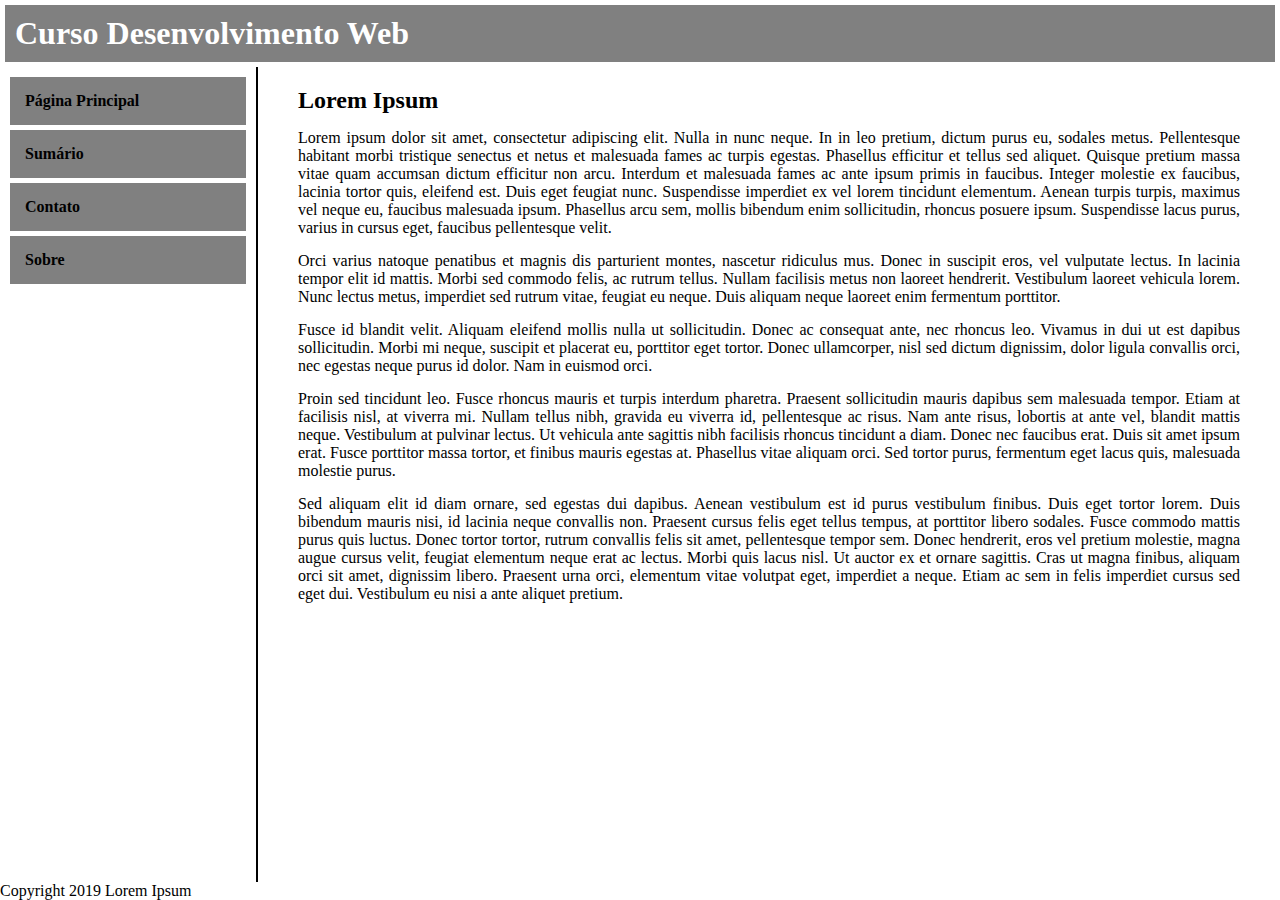
<file: index.html>
<!DOCTYPE html>

<html lang="pt-br">
<head>
    <meta charset="utf-8">
    <title>My first Site</title>
<link rel="stylesheet" type="text/css" href="style.css">
</head>
<body>
    <div class="">

        <header>
            <h1>Curso Desenvolvimento Web</h1>
        </header>
        <nav>
            <ul>
                <li><a href="#">Página Principal</a></li>
                <li><a href="#">Sumário</a></li>
                <li><a href="#">Contato</a></li>
                <li><a href="#">Sobre</a></li>
            </ul>
        </nav>
        <section>
            <h2>Lorem Ipsum</h2>
            <p>
            Lorem ipsum dolor sit amet, consectetur adipiscing elit. Nulla in nunc neque. In in leo pretium, dictum purus eu, sodales metus. Pellentesque habitant morbi tristique senectus et netus et malesuada fames ac turpis egestas. Phasellus efficitur et tellus sed aliquet. Quisque pretium massa vitae quam accumsan dictum efficitur non arcu. Interdum et malesuada fames ac ante ipsum primis in faucibus. Integer molestie ex faucibus, lacinia tortor quis, eleifend est. Duis eget feugiat nunc. Suspendisse imperdiet ex vel lorem tincidunt elementum. Aenean turpis turpis, maximus vel neque eu, faucibus malesuada ipsum. Phasellus arcu sem, mollis bibendum enim sollicitudin, rhoncus posuere ipsum. Suspendisse lacus purus, varius in cursus eget, faucibus pellentesque velit.
            </p>

            <p>
            Orci varius natoque penatibus et magnis dis parturient montes, nascetur ridiculus mus. Donec in suscipit eros, vel vulputate lectus. In lacinia tempor elit id mattis. Morbi sed commodo felis, ac rutrum tellus. Nullam facilisis metus non laoreet hendrerit. Vestibulum laoreet vehicula lorem. Nunc lectus metus, imperdiet sed rutrum vitae, feugiat eu neque. Duis aliquam neque laoreet enim fermentum porttitor.
            </p>

            <p>
            Fusce id blandit velit. Aliquam eleifend mollis nulla ut sollicitudin. Donec ac consequat ante, nec rhoncus leo. Vivamus in dui ut est dapibus sollicitudin. Morbi mi neque, suscipit et placerat eu, porttitor eget tortor. Donec ullamcorper, nisl sed dictum dignissim, dolor ligula convallis orci, nec egestas neque purus id dolor. Nam in euismod orci.
            </p>

            <p>
            Proin sed tincidunt leo. Fusce rhoncus mauris et turpis interdum pharetra. Praesent sollicitudin mauris dapibus sem malesuada tempor. Etiam at facilisis nisl, at viverra mi. Nullam tellus nibh, gravida eu viverra id, pellentesque ac risus. Nam ante risus, lobortis at ante vel, blandit mattis neque. Vestibulum at pulvinar lectus. Ut vehicula ante sagittis nibh facilisis rhoncus tincidunt a diam. Donec nec faucibus erat. Duis sit amet ipsum erat. Fusce porttitor massa tortor, et finibus mauris egestas at. Phasellus vitae aliquam orci. Sed tortor purus, fermentum eget lacus quis, malesuada molestie purus.
            </p>

            <p>
            Sed aliquam elit id diam ornare, sed egestas dui dapibus. Aenean vestibulum est id purus vestibulum finibus. Duis eget tortor lorem. Duis bibendum mauris nisi, id lacinia neque convallis non. Praesent cursus felis eget tellus tempus, at porttitor libero sodales. Fusce commodo mattis purus quis luctus. Donec tortor tortor, rutrum convallis felis sit amet, pellentesque tempor sem. Donec hendrerit, eros vel pretium molestie, magna augue cursus velit, feugiat elementum neque erat ac lectus. Morbi quis lacus nisl. Ut auctor ex et ornare sagittis. Cras ut magna finibus, aliquam orci sit amet, dignissim libero. Praesent urna orci, elementum vitae volutpat eget, imperdiet a neque. Etiam ac sem in felis imperdiet cursus sed eget dui. Vestibulum eu nisi a ante aliquet pretium.
            </p>
        </section>
        <footer>
            <p>Copyright 2019 Lorem Ipsum</p>
        </footer>
    </div>
</body>
</file>
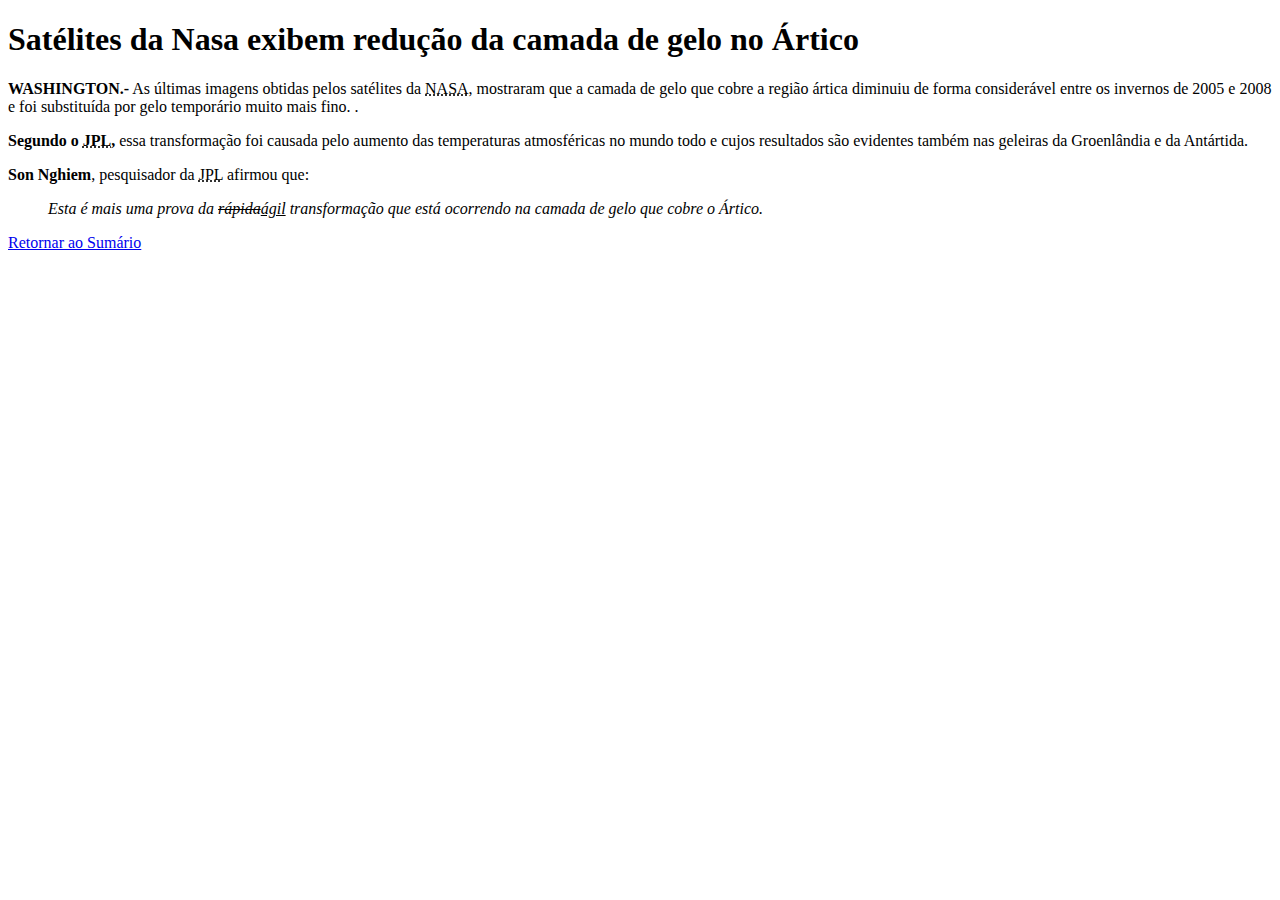
<file: Capitulo1/Fundamentos.html>
<!DOCTYPE html>
<html lang="pt-BR">
  <head>
    <meta charset="UTF-8" />
    <meta name="viewport" content="width=device-width, initial-scale=1.0" />
    <title>Fundamentos</title>
  </head>

  <body>
    <header>
      <h1>Satélites da Nasa exibem redução da camada de gelo no Ártico</h1>
    </header>

    <section>
      <p>
        <strong>WASHINGTON.-</strong> As últimas imagens obtidas pelos satélites
        da
        <abbr title="National Aeronautics and Space Administration">NASA</abbr>,
        mostraram que a camada de gelo que cobre a região ártica diminuiu de
        forma considerável entre os invernos de 2005 e 2008 e foi substituída
        por gelo temporário muito mais fino. .
      </p>

      <p>
        <strong
          >Segundo o <abbr title="Jet Propulsion Laboratory">JPL</abbr>,</strong
        >
        essa transformação foi causada pelo aumento das temperaturas
        atmosféricas no mundo todo e cujos resultados são evidentes também nas
        geleiras da Groenlândia e da Antártida.
      </p>

      <p>
        <strong>Son Nghiem</strong>, pesquisador da
        <abbr title="Jet Propulsion Laboratory">JPL</abbr> afirmou que:
      </p>

      <blockquote>
        <em>
          Esta é mais uma prova da <del>rápida</del><u>ágil</u> transformação
          que está ocorrendo na camada de gelo que cobre o Ártico.
        </em>
      </blockquote>
    </section>

    <footer>
      <a href="../Sumario.html">Retornar ao Sumário</a>
    </footer>
  </body>
</html>
</file>
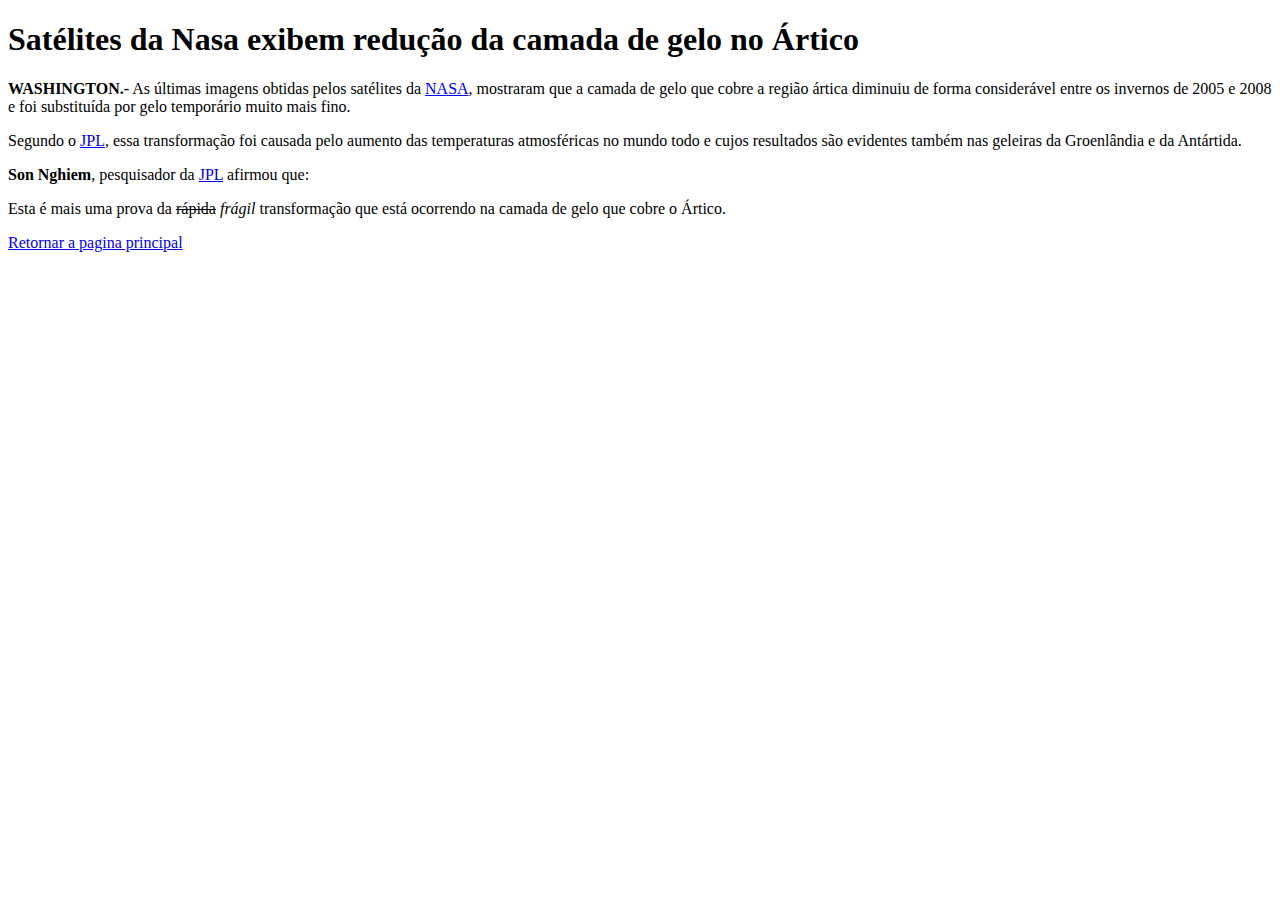
<file: Capitulo1/Introducao.html>
<!DOCTYPE html>
<html lang="pt-BR">
<head>
    <meta charset="UTF-8">
    <title>Notícia - Camada de Gelo</title>
</head>
<body>

    <h1>Satélites da Nasa exibem redução da camada de gelo no Ártico</h1>

    <p><strong>WASHINGTON.-</strong> As últimas imagens obtidas pelos satélites da 
        <a href="#">NASA</a>, mostraram que a camada de gelo que cobre a região ártica diminuiu de forma
        considerável entre os invernos de 2005 e 2008 e foi substituída por gelo temporário muito mais fino.
    </p>

    <p>Segundo o <a href="#">JPL</a>, essa transformação foi causada pelo aumento das temperaturas atmosféricas
       no mundo todo e cujos resultados são evidentes também nas geleiras da Groenlândia e da Antártida.
    </p>

    <p><strong>Son Nghiem</strong>, pesquisador da <a href="#">JPL</a> afirmou que:</p>

    <p class="citacao">
        Esta é mais uma prova da <del>rápida</del> <em>frágil</em> transformação que está ocorrendo na camada de gelo que cobre o Ártico.
    </p>

    <p>
        <a href="../index.html">Retornar a pagina principal</a>
    </p>

</body>
</html>
</file>
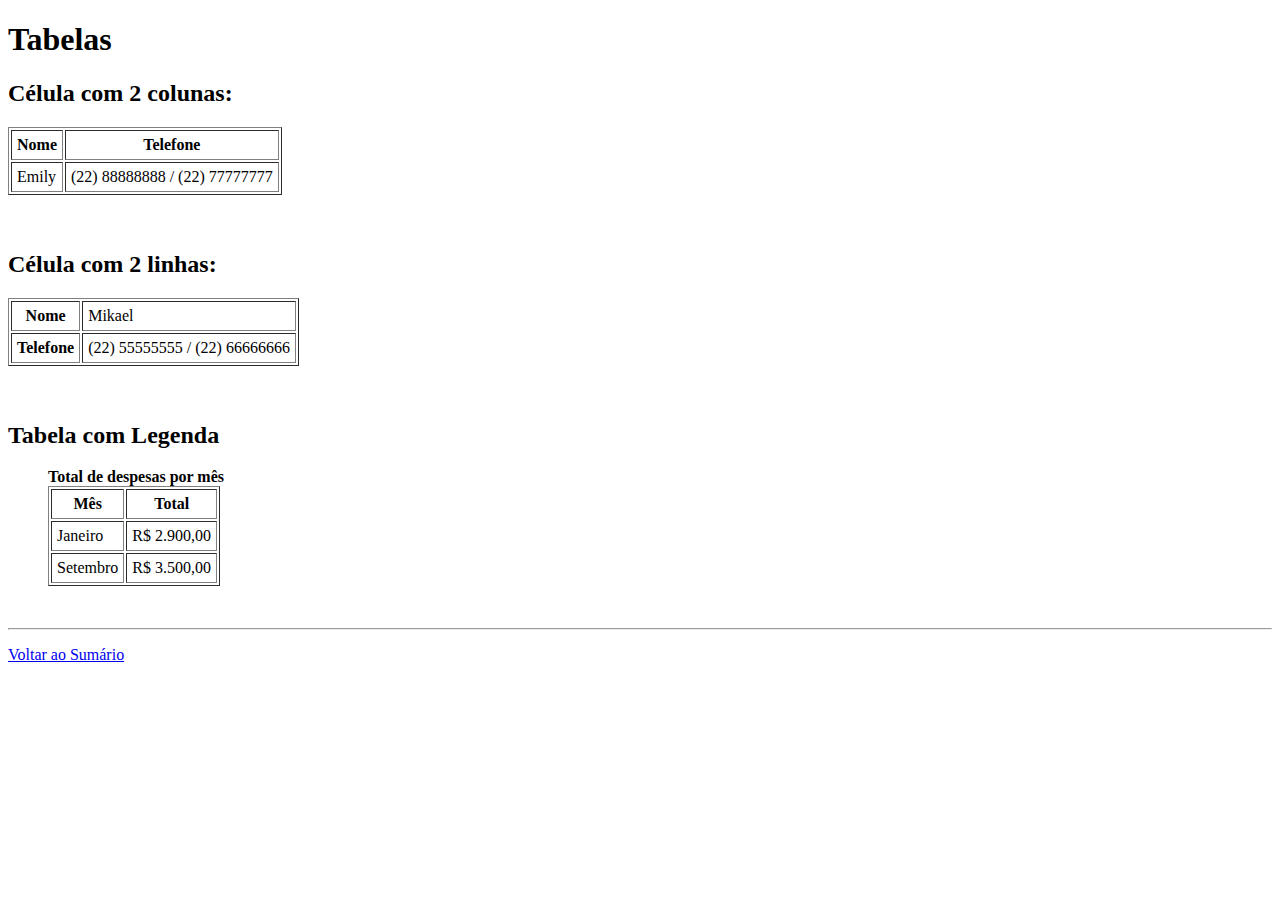
<file: Capitulo1/Exercicios/Exercicio1.html>
<!DOCTYPE html>
<html lang="pt-BR">
<head>
    <meta charset="UTF-8">
    <title>Exercício 1</title>
</head>

<body>

    <h1>Tabelas</h1>

    <h2>Célula com 2 colunas:</h2>
    <table border="1" cellpadding="5">
        <tr>
            <th>Nome</th>
            <th>Telefone</th>
        </tr>
        <tr>
            <td>Emily</td>
            <td>(22) 88888888 / (22) 77777777</td>
        </tr>
    </table>

    <br><br>

    <h2>Célula com 2 linhas:</h2>
    <table border="1" cellpadding="5">
        <tr>
            <th>Nome</th>
            <td>Mikael</td>
        </tr>
        <tr>
            <th>Telefone</th>
            <td>(22) 55555555 / (22) 66666666</td>
        </tr>
    </table>

    <br><br>

    <h2>Tabela com Legenda</h2>
    <figure>
        <figcaption><strong>Total de despesas por mês</strong></figcaption>
        <table border="1" cellpadding="5">
            <tr>
                <th>Mês</th>
                <th>Total</th>
            </tr>
            <tr>
                <td>Janeiro</td>
                <td>R$ 2.900,00</td>
            </tr>
            <tr>
                <td>Setembro</td>
                <td>R$ 3.500,00</td>
            </tr>
        </table>
    </figure>

    <br><hr>

    <p>
        <a  href="/ExerciciosHTML">Voltar ao Sumário</a>
    </p>
</file>
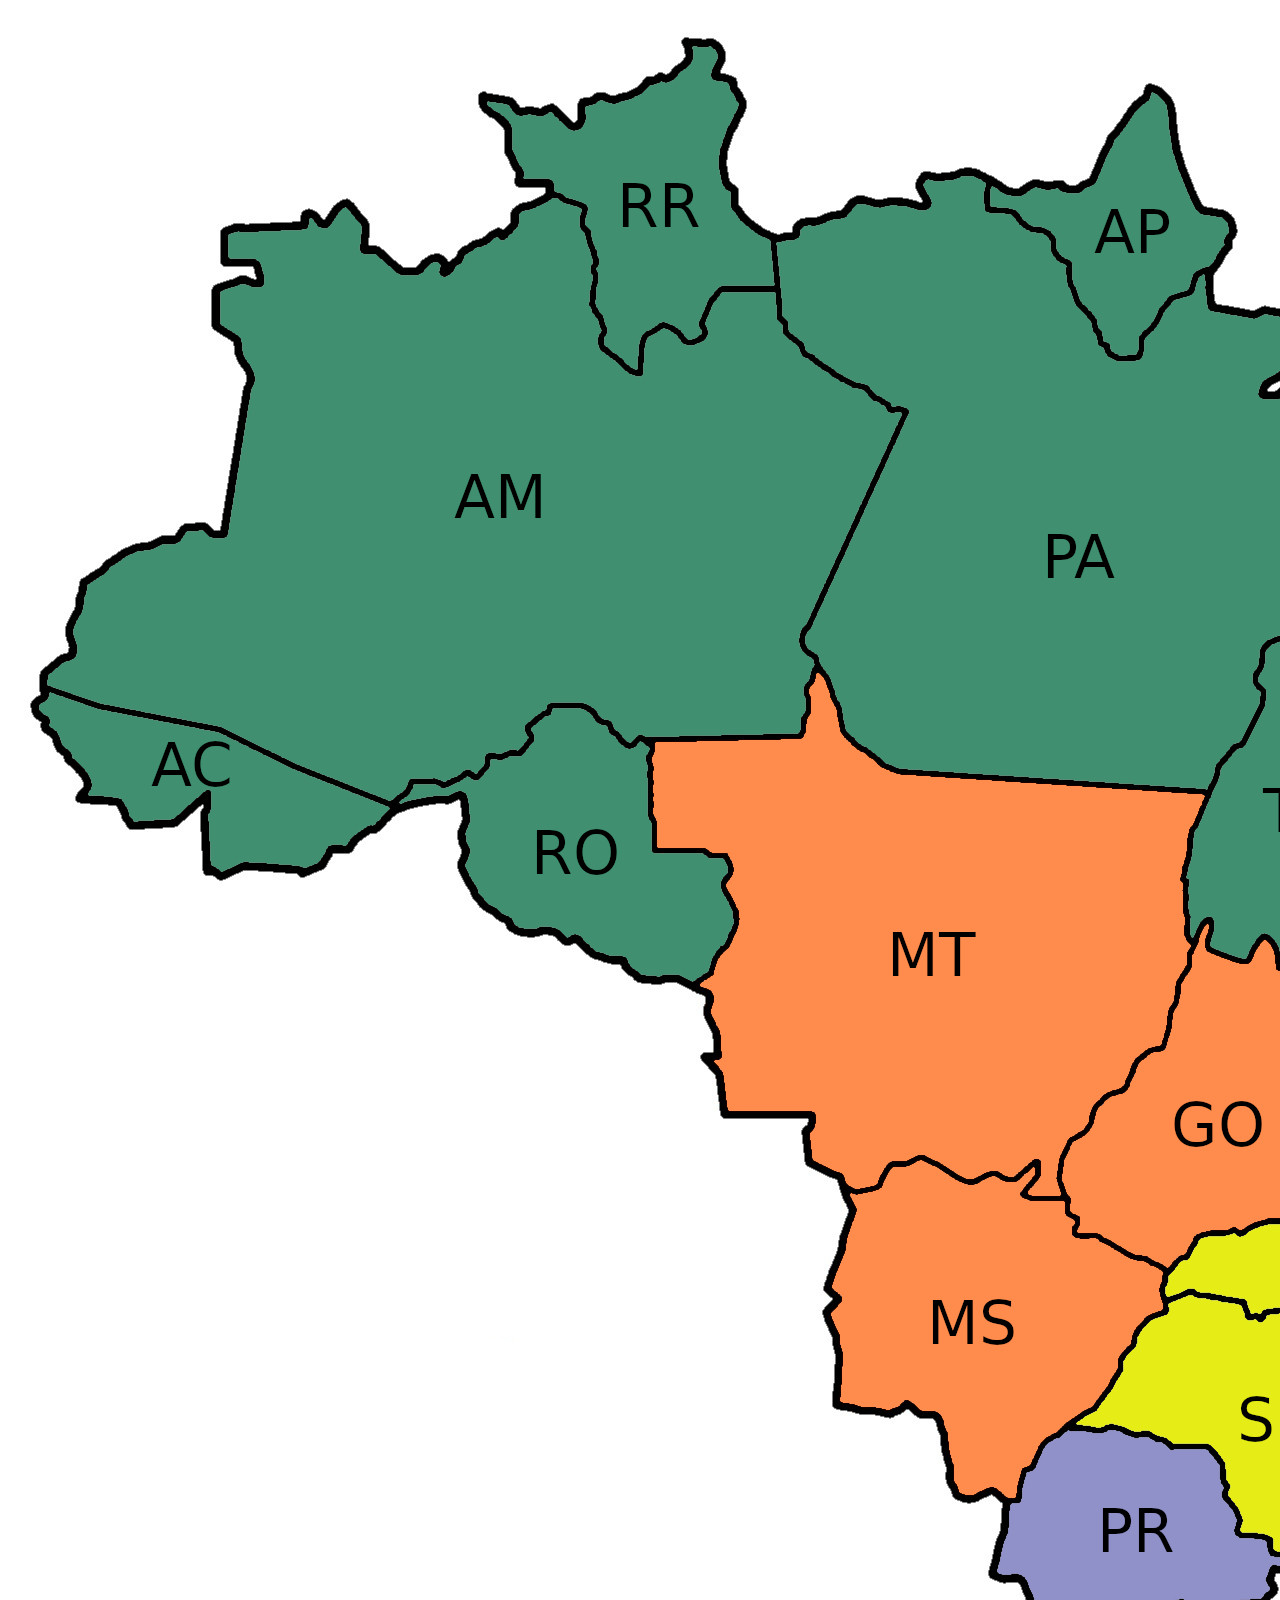
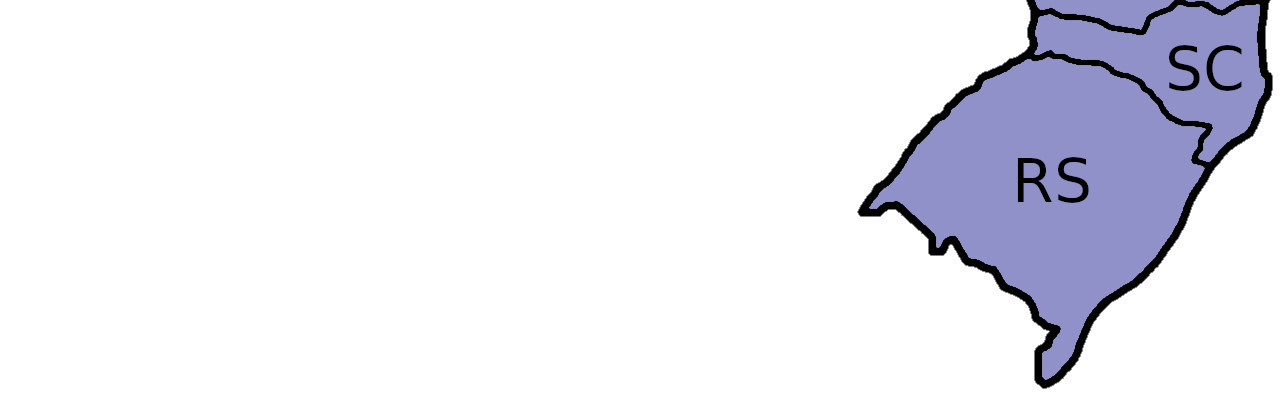
<file: Capitulo1/Exercicios/Exercicio2.html>
<!DOCTYPE html>
<html lang="pt-br">
<head>
    <meta charset="UTF-8">
    <meta name="viewport" content="width=device-width, initial-scale=1.0">
    <title>Mapa do Brasil</title>
</head>

<body>

    <img src="MapaBrasil.jpg" usemap="#image-map">

    <map name="image-map">
        <area alt="Região Norte" title="Região Norte"
              href="https://pt.wikipedia.org/wiki/Regi%C3%A3o_Norte_do_Brasil"
              coords="1183,929,1179,878,1179,846,1202,788,884,761,836,735,808,661,790,724,640,733,644,836,712,848,715,873,729,914,690,981,644,979,621,960,522,930,456,884,451,794,389,808,297,868,197,870,195,792,174,813,133,824,110,802,68,798,77,775,22,710,65,576,188,518,211,525,236,368,206,316,206,279,247,276,241,249,210,255,206,221,310,210,337,195,386,265,540,188,506,166,475,90,565,115,586,82,630,90,676,36,710,39,731,103,711,173,756,228,849,193,915,198,915,166,1072,184,1143,69,1194,205,1222,214,1201,297,1296,309,1254,385,1342,325,1413,359,1386,441,1335,524,1293,552,1347,580,1333,671,1391,700,1369,717,1370,754,1400,813,1423,823,1383,859,1397,898,1397,938,1326,958,1282,954,1259,929,1236,956,1201,943,1202,912"
              shape="poly">

        <area alt="Região Nordeste" title="Região Nordeste"
              href="https://pt.wikipedia.org/wiki/Regi%C3%A3o_Nordeste_do_Brasil"
              coords="1413,355,1407,401,1390,440,1365,479,1352,500,1326,523,1301,548,1340,571,1347,606,1338,647,1326,655,1345,671,1363,689,1390,693,1370,726,1360,746,1372,763,1386,772,1383,786,1413,807,1398,830,1383,866,1395,885,1395,919,1402,958,1393,993,1405,1019,1400,1042,1418,1049,1490,1011,1506,1027,1526,1034,1549,1034,1579,1057,1609,1067,1635,1095,1693,1113,1678,1140,1662,1154,1653,1175,1669,1205,1693,1224,1720,1198,1745,1111,1739,995,1757,942,1778,959,1854,866,1946,770,1966,677,1944,594,1911,572,1860,562,1789,500,1711,449,1653,452,1625,442,1547,417,1487,454,1496,415,1469,375"
              shape="poly">

        <area alt="Região Centro-Oeste" title="Região Centro-Oeste"
              href="https://pt.wikipedia.org/wiki/Regi%C3%A3o_Centro-Oeste_do_Brasil"
              coords="812,664,796,678,801,701,794,722,646,729,642,791,648,834,718,844,725,858,715,874,729,903,715,938,690,970,702,1003,708,1037,693,1044,709,1058,716,1102,805,1106,796,1127,803,1148,837,1178,845,1194,819,1272,830,1288,819,1297,828,1390,886,1403,897,1388,916,1406,928,1401,948,1479,967,1489,981,1477,997,1491,1010,1487,1017,1461,1075,1401,1102,1385,1112,1355,1125,1330,1156,1298,1156,1258,1179,1238,1192,1222,1236,1222,1271,1208,1301,1212,1333,1194,1333,1169,1319,1161,1344,1139,1330,1106,1361,1083,1356,1051,1374,1039,1377,1026,1390,1039,1405,1028,1390,996,1398,957,1395,936,1372,936,1368,947,1333,952,1319,961,1303,949,1278,952,1259,927,1236,947,1199,938,1202,919,1183,931,1172,866,1181,820,1197,783,890,761,833,721"
              shape="poly">

        <area alt="Região Sudeste" title="Região Sudeste"
              href="https://pt.wikipedia.org/wiki/Regi%C3%A3o_Sudeste_do_Brasil"
              coords="1379,1035,1375,1049,1358,1049,1360,1072,1361,1085,1338,1099,1330,1124,1342,1141,1326,1161,1333,1196,1307,1216,1280,1210,1238,1224,1211,1221,1188,1230,1174,1246,1158,1263,1156,1288,1158,1304,1128,1316,1123,1337,1110,1355,1087,1392,1063,1412,1087,1422,1100,1417,1123,1424,1139,1424,1162,1435,1201,1436,1213,1454,1218,1473,1231,1505,1229,1523,1259,1528,1266,1542,1282,1555,1328,1519,1379,1484,1405,1493,1407,1479,1446,1473,1455,1452,1466,1454,1490,1456,1568,1452,1572,1433,1616,1415,1637,1346,1658,1327,1681,1297,1693,1228,1669,1207,1655,1173,1692,1118,1646,1092,1628,1095,1605,1064,1561,1048,1545,1032,1524,1044,1506,1032,1506,1016,1485,1011,1437,1042,1414,1053,1400,1055,1390,1041"
              shape="poly">

        <area alt="Região Sul" title="Região Sul"
              href="https://pt.wikipedia.org/wiki/Regi%C3%A3o_Sul_do_Brasil"
              coords="1061,1415,1036,1433,1026,1458,1017,1459,1013,1484,999,1491,997,1521,985,1565,1011,1572,1027,1602,1022,1625,1022,1641,992,1655,971,1668,950,1686,916,1719,856,1795,874,1806,890,1792,923,1823,921,1839,934,1839,944,1829,960,1857,983,1859,997,1876,1024,1892,1029,1905,1047,1915,1042,1933,1027,1943,1034,1970,1063,1963,1089,1894,1142,1862,1201,1754,1248,1719,1262,1664,1255,1588,1264,1581,1264,1557,1285,1555,1268,1544,1259,1527,1231,1521,1229,1502,1213,1484,1213,1454,1199,1436,1163,1436,1139,1420,1107,1426"
              shape="poly">
    </map>

</body>
</html>
</file>
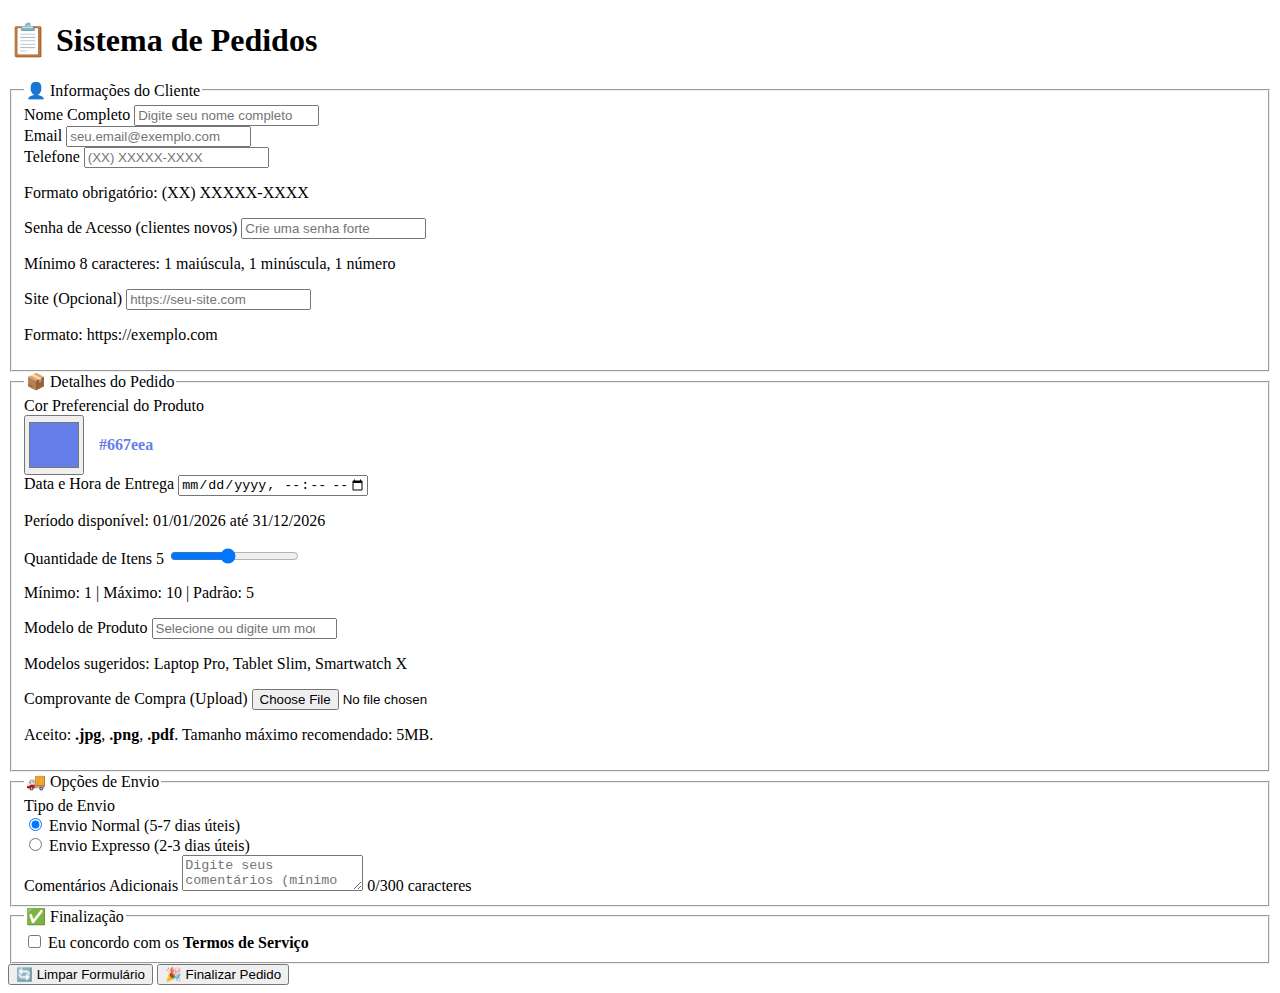
<file: Capitulo1/Exercicios/Exercicio3.html>
<!DOCTYPE html>
<html lang="pt-BR">
<head>
    <meta charset="UTF-8">
    <meta name="viewport" content="width=device-width, initial-scale=1.0">
    <title>Sistema de Pedidos - Formulário Avançado</title>

</head>
<body>
    <div class="container">
        <h1>📋 Sistema de Pedidos</h1>
        
        <form id="formularioPedidos" method="POST" action="#" novalidate>
            
            <!-- SEÇÃO 1: INFORMAÇÕES DO CLIENTE -->
            <fieldset>
                <legend>👤 Informações do Cliente</legend>

                <!-- Nome Completo -->
                <div class="form-group">
                    <label for="nomeCompleto" class="required">Nome Completo</label>
                    <input 
                        type="text" 
                        id="nomeCompleto" 
                        name="nomeCompleto" 
                        required 
                        placeholder="Digite seu nome completo"
                        minlength="3"
                        maxlength="100"
                        title="O nome deve ter entre 3 e 100 caracteres"
                    >
                </div>

                <!-- Email -->
                <div class="form-group">
                    <label for="email" class="required">Email</label>
                    <input 
                        type="email" 
                        id="email" 
                        name="email" 
                        required 
                        autocomplete="email"
                        placeholder="seu.email@exemplo.com"
                        title="Digite um email válido"
                    >
                </div>

                <!-- Telefone -->
                <div class="form-group">
                    <label for="telefone" class="required">Telefone</label>
                    <input 
                        type="tel" 
                        id="telefone" 
                        name="telefone" 
                        required 
                        pattern="^\(\d{2}\)\s\d{5}-\d{4}$"
                        placeholder="(XX) XXXXX-XXXX"
                        title="Digite o telefone no formato: (XX) XXXXX-XXXX. Exemplo: (11) 98765-4321"
                    >
                    <p class="info-text">Formato obrigatório: (XX) XXXXX-XXXX</p>
                </div>

                <!-- Senha -->
                <div class="form-group">
                    <label for="senha" class="required">Senha de Acesso (clientes novos)</label>
                    <input 
                        type="password" 
                        id="senha" 
                        name="senha" 
                        required 
                        minlength="8"
                        pattern="^(?=.*[A-Z])(?=.*[a-z])(?=.*\d).{8,}$"
                        placeholder="Crie uma senha forte"
                        title="A senha deve ter 8+ caracteres, com pelo menos uma letra maiúscula, uma minúscula e um dígito."
                    >
                    <p class="info-text">Mínimo 8 caracteres: 1 maiúscula, 1 minúscula, 1 número</p>
                </div>

                <!-- Site (Opcional) -->
                <div class="form-group">
                    <label for="site">Site (Opcional)</label>
                    <input 
                        type="url" 
                        id="site" 
                        name="site" 
                        placeholder="https://seu-site.com"
                        title="Digite uma URL válida, começando com http:// ou https://"
                    >
                    <p class="info-text">Formato: https://exemplo.com</p>
                </div>

            </fieldset>

            <!-- SEÇÃO 2: DETALHES DO PEDIDO -->
            <fieldset>
                <legend>📦 Detalhes do Pedido</legend>

                <!-- Cor Preferencial -->
                <div class="form-group">
                    <label for="cor" class="required">Cor Preferencial do Produto</label>
                    <div style="display: flex; align-items: center; gap: 15px;">
                        <input 
                            type="color" 
                            id="cor" 
                            name="cor" 
                            required 
                            value="#667eea"
                            title="Selecione a cor desejada"
                            style="width: 60px; height: 60px; padding: 2px; cursor: pointer;"
                        >
                        <span id="corTexto" style="font-weight: 600; color: #667eea;">#667eea</span>
                    </div>
                </div>

                <!-- Data e Hora de Entrega -->
                <div class="form-group">
                    <label for="dataHoraEntrega" class="required">Data e Hora de Entrega</label>
                    <input 
                        type="datetime-local" 
                        id="dataHoraEntrega" 
                        name="dataHoraEntrega" 
                        required 
                        min="2026-01-01T00:00"
                        max="2026-12-31T23:59"
                        title="Selecione uma data entre 01/01/2026 e 31/12/2026"
                    >
                    <p class="info-text">Período disponível: 01/01/2026 até 31/12/2026</p>
                </div>

                <!-- Quantidade de Itens (Slider) -->
                <div class="form-group">
                    <label for="quantidade">Quantidade de Itens <span class="range-value" id="quantidadeValor">5</span></label>
                    <input 
                        type="range" 
                        id="quantidade" 
                        name="quantidade" 
                        min="1" 
                        max="10" 
                        value="5"
                        title="Selecione a quantidade desejada de itens"
                    >
                    <p class="info-text">Mínimo: 1 | Máximo: 10 | Padrão: 5</p>
                </div>

                <!-- Modelo de Produto -->
                <div class="form-group">
                    <label for="modeloProduto" class="required">Modelo de Produto</label>
                    <input 
                        type="text" 
                        id="modeloProduto" 
                        name="modeloProduto" 
                        required 
                        list="modelosList"
                        placeholder="Selecione ou digite um modelo"
                        title="Escolha um dos modelos predefinidos ou digite um novo"
                    >
                    <datalist id="modelosList">
                        <option value="Laptop Pro">
                        <option value="Tablet Slim">
                        <option value="Smartwatch X">
                        <option value="Monitor Ultra">
                        <option value="Teclado Mecânico">
                    </datalist>
                    <p class="info-text">Modelos sugeridos: Laptop Pro, Tablet Slim, Smartwatch X</p>
                </div>

                <!-- Comprovante de Compra (Upload) -->
                <div class="form-group">
                    <label for="comprovante" class="required">Comprovante de Compra (Upload)</label>
                    <input
                        type="file"
                        id="comprovante"
                        name="comprovante"
                        required
                        accept=".jpg,.jpeg,.png,application/pdf"
                        title="Envie uma imagem (.jpg, .png) ou um PDF (.pdf) como comprovante"
                    >
                    <p class="info-text">Aceito: <strong>.jpg</strong>, <strong>.png</strong>, <strong>.pdf</strong>. Tamanho máximo recomendado: 5MB.</p>
                    <span class="info-text" id="comprovanteNome" aria-live="polite"></span>
                </div>

            </fieldset>

            <!-- SEÇÃO 3: OPÇÕES DE ENVIO -->
            <fieldset>
                <legend>🚚 Opções de Envio</legend>

                <!-- Tipo de Envio -->
                <div class="form-group">
                    <label class="required">Tipo de Envio</label>
                    <div class="radio-group">
                        <div class="radio-item">
                            <input 
                                type="radio" 
                                id="envioNormal" 
                                name="tipoEnvio" 
                                value="normal" 
                                required 
                                checked
                                title="Envio padrão com prazo regular"
                            >
                            <label for="envioNormal">Envio Normal (5-7 dias úteis)</label>
                        </div>
                        <div class="radio-item">
                            <input 
                                type="radio" 
                                id="envioExpresso" 
                                name="tipoEnvio" 
                                value="expresso"
                                title="Envio rápido com prazo reduzido"
                            >
                            <label for="envioExpresso">Envio Expresso (2-3 dias úteis)</label>
                        </div>
                    </div>
                </div>

                <!-- Comentários Adicionais -->
                <div class="form-group">
                    <label for="comentarios" class="required">Comentários Adicionais</label>
                    <textarea 
                        id="comentarios" 
                        name="comentarios" 
                        required 
                        minlength="10"
                        maxlength="300"
                        placeholder="Digite seus comentários (mínimo 10, máximo 300 caracteres)"
                        title="Os comentários devem ter entre 10 e 300 caracteres"
                    ></textarea>
                    <span class="char-counter" id="charCounter">0/300 caracteres</span>
                </div>

            </fieldset>

            <!-- SEÇÃO 4: FINALIZAÇÃO E VALIDAÇÃO -->
            <fieldset>
                <legend>✅ Finalização</legend>

                <!-- Termos de Serviço -->
                <div class="form-group">
                    <div class="checkbox-group">
                        <div class="checkbox-item">
                            <input 
                                type="checkbox" 
                                id="termos" 
                                name="termos" 
                                required 
                                title="Você deve concordar com os Termos de Serviço para continuar"
                            >
                            <label for="termos">Eu concordo com os <strong>Termos de Serviço</strong></label>
                        </div>
                    </div>
                </div>

            </fieldset>

            <!-- Botões de Ação -->
            <div class="buttons">
                <button type="reset">🔄 Limpar Formulário</button>
                <button type="submit">🎉 Finalizar Pedido</button>
            </div>

        </form>
    </div>

    <script>
        // Atualizar valor do range e cor
        const quantidadeSlider = document.getElementById('quantidade');
        const quantidadeValor = document.getElementById('quantidadeValor');
        const corInput = document.getElementById('cor');
        const corTexto = document.getElementById('corTexto');
        const comentariosInput = document.getElementById('comentarios');
        const charCounter = document.getElementById('charCounter');
        const comprovanteInput = document.getElementById('comprovante');
        const comprovanteNome = document.getElementById('comprovanteNome');
        const formulario = document.getElementById('formularioPedidos');

        // Evento para atualizar o valor da quantidade
        quantidadeSlider.addEventListener('input', function() {
            quantidadeValor.textContent = this.value;
        });

        // Evento para atualizar o texto da cor
        corInput.addEventListener('input', function() {
            corTexto.textContent = this.value.toUpperCase();
            corTexto.style.color = this.value;
        });

        // Evento para contar caracteres
        comentariosInput.addEventListener('input', function() {
            const comprimento = this.value.length;
            charCounter.textContent = `${comprimento}/300 caracteres`;
            
            // Mudar cor baseado no comprimento
            if (comprimento < 10) {
                charCounter.classList.add('error');
                charCounter.classList.remove('warning');
            } else if (comprimento > 250) {
                charCounter.classList.add('warning');
                charCounter.classList.remove('error');
            } else {
                charCounter.classList.remove('error', 'warning');
            }
        });

        // Evento para exibir o nome do arquivo escolhido (UX)
        if (comprovanteInput) {
            comprovanteInput.addEventListener('change', function() {
                const file = this.files && this.files[0];
                if (file) {
                    comprovanteNome.textContent = `Arquivo selecionado: ${file.name}`;
                } else {
                    comprovanteNome.textContent = '';
                }
            });
        }

        // Submissão do formulário
        formulario.addEventListener('submit', function(e) {
            e.preventDefault();
            
            // Validação básica (o HTML5 já faz isso, mas pode adicionar confirmação)
            if (formulario.checkValidity() === false) {
                e.stopPropagation();
            } else {
                alert('✅ Pedido enviado com sucesso!\n\nDados do formulário validados e prontos para processamento.');
                // Aqui você pode enviar os dados para um servidor
            }
            
            formulario.classList.add('was-validated');
        });

        // Inicializar cor
        corTexto.style.color = corInput.value;

    </script>
</body>
</html>
</file>
<file: style.css>
* {
    margin: 0;
    padding: 0;
    box-sizing: border-box;
}

body {
    background-color: #fff;
}

body > div {
    width: 100%;
    min-height: 100vh;

    display: grid;
    grid-template-columns: 20% 80%;
    grid-template-rows: auto 1fr auto;
    grid-template-areas:
        "header header"
        "nav section"
        "footer footer";
}

header {
    grid-area: header;
    background-color: grey;
    color: white;
    padding: 10px;
    margin: 5px;
}

h1 {
    font-size: 2em;
}

nav {
    grid-area: nav;
    padding: 10px;
}

nav ul {
    list-style: none;
}

nav ul li {
    margin-bottom: 5px;
}

nav ul li a {
    display: block;
    background-color: grey;
    color: black;
    text-decoration: none;
    padding: 15px;
    font-weight: bold;
}

nav ul li a:hover {
    background-color: white;
    color: red;
    border: 2px solid black;
}

section {
    grid-area: section;
    padding: 20px 40px;
    border-left: 2px solid black;
}

section h2 {
    margin-bottom: 15px;
}

section p {
    margin-bottom: 15px;
    text-align: justify;
}

footer {
</file>
